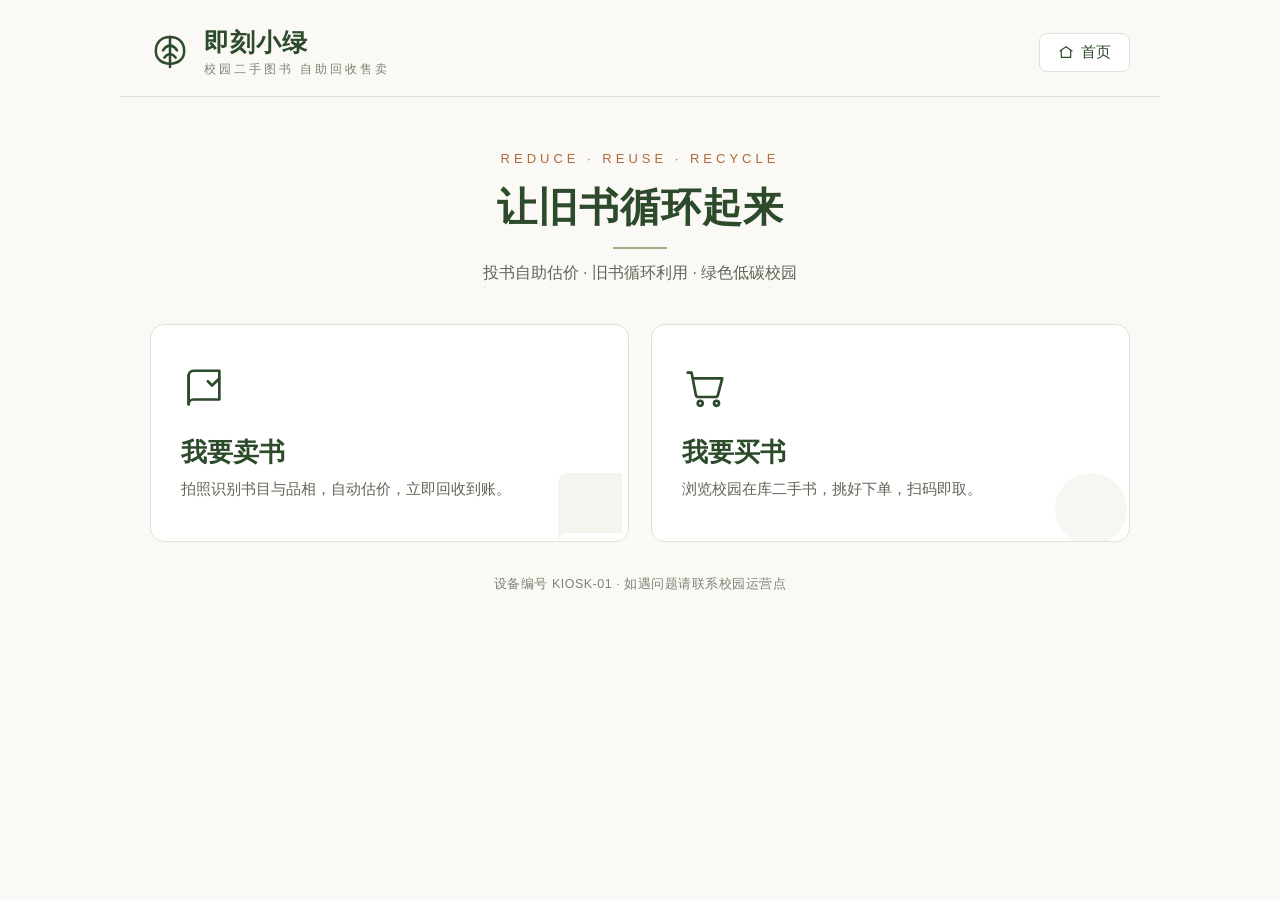
<file: backend/static/index.html>
<!DOCTYPE html>
<html lang="zh-CN">
<head>
<meta charset="UTF-8" />
<meta name="viewport" content="width=device-width, initial-scale=1.0, maximum-scale=1.0, user-scalable=no" />
<title>即刻小绿 · 二手图书自助回收售卖</title>
<style>
  /* ===== Forest Canopy 主题 ===== */
  :root {
    --forest: #2d4a2b;     /* 主深绿 */
    --forest-700: #3a5d37;
    --sage:   #7d8471;     /* 鼠尾草灰绿 */
    --olive:  #a4ac86;     /* 橄榄浅绿 */
    --olive-soft: #e8ebdf;
    --ivory:  #faf9f6;     /* 象牙白背景 */
    --paper:  #ffffff;
    --line:   #e3e1d6;     /* 描边 */
    --ink:    #26301f;     /* 正文 */
    --ink-soft:#5f6655;
    --clay:   #b06a3b;     /* 暖陶土点缀（价格/强调，少量使用） */
    --clay-soft:#f3e9e0;
    --serif:  Georgia, "Times New Roman", "Songti SC", "STSong", "SimSun", serif;
    --sans:   -apple-system, BlinkMacSystemFont, "PingFang SC", "Microsoft YaHei", "Segoe UI", sans-serif;
  }
  * { box-sizing: border-box; -webkit-tap-highlight-color: transparent; }
  html, body { margin: 0; height: 100%; }
  body {
    font-family: var(--sans);
    color: var(--ink);
    background-color: var(--ivory);
    background-image:
      radial-gradient(circle at 1px 1px, rgba(45,74,43,.04) 1px, transparent 0);
    background-size: 22px 22px;
    -webkit-font-smoothing: antialiased;
  }
  .app { max-width: 1040px; margin: 0 auto; min-height: 100vh; display: flex; flex-direction: column; }

  /* 报头 */
  header {
    display: flex; align-items: center; gap: 14px;
    padding: 26px 30px 18px;
    border-bottom: 1px solid var(--line);
  }
  .mark { width: 40px; height: 40px; color: var(--forest); flex: none; }
  .brand b { font-family: var(--serif); font-size: 25px; letter-spacing: 1px; font-weight: 700; color: var(--forest); }
  .brand span { display: block; font-size: 12px; color: var(--sage); letter-spacing: 3px; margin-top: 2px; }
  header .spacer { flex: 1; }
  .home-btn {
    border: 1px solid var(--line); background: var(--paper); color: var(--forest);
    font-family: var(--sans); font-size: 15px; padding: 9px 18px; border-radius: 8px; cursor: pointer;
    display: inline-flex; align-items: center; gap: 7px;
  }
  .home-btn:active { background: var(--olive-soft); }

  main { flex: 1; padding: 0 30px 40px; }
  .screen { display: none; }
  .screen.active { display: block; animation: rise .4s cubic-bezier(.2,.7,.3,1); }
  @keyframes rise { from { opacity: 0; transform: translateY(12px);} to {opacity:1; transform:none;} }

  /* 首页 */
  .hero { text-align: center; padding: 54px 0 40px; }
  .hero .kicker { font-size: 13px; letter-spacing: 4px; color: var(--clay); text-transform: uppercase; }
  .hero h1 { font-family: var(--serif); font-weight: 700; font-size: 40px; margin: 14px 0 12px; color: var(--forest); letter-spacing: 1px; }
  .hero .rule { width: 54px; height: 2px; background: var(--olive); margin: 0 auto 14px; }
  .hero p { color: var(--ink-soft); font-size: 16px; margin: 0; }

  .choices { display: grid; grid-template-columns: 1fr 1fr; gap: 22px; }
  .choice {
    background: var(--paper); border: 1px solid var(--line); border-radius: 14px;
    padding: 40px 30px; cursor: pointer; transition: .2s; position: relative; overflow: hidden;
  }
  .choice:active { transform: translateY(1px); }
  .choice:hover { border-color: var(--olive); box-shadow: 0 10px 28px rgba(45,74,43,.08); }
  .choice .ic { width: 46px; height: 46px; color: var(--forest); stroke-width: 1.4; }
  .choice h2 { font-family: var(--serif); font-size: 26px; margin: 20px 0 8px; color: var(--forest); }
  .choice p { color: var(--ink-soft); font-size: 14.5px; margin: 0; line-height: 1.6; }
  .choice .corner { position: absolute; right: -10px; bottom: -16px; color: var(--olive-soft); width: 96px; height: 96px; }

  .foot-note { text-align: center; color: var(--sage); font-size: 12.5px; margin-top: 34px; letter-spacing: .5px; }

  /* 区块标题 */
  .section-title { font-family: var(--serif); font-size: 22px; margin: 30px 0 18px; color: var(--forest); display:flex; align-items:center; gap:10px; }
  .section-title .ic { width: 22px; height: 22px; stroke-width: 1.6; color: var(--sage); }

  /* 卡片 / 按钮 */
  .card { background: var(--paper); border: 1px solid var(--line); border-radius: 14px; padding: 26px; margin-bottom: 18px; }
  .btn { font-family: var(--sans); border: none; border-radius: 9px; padding: 16px 24px; font-size: 17px; font-weight: 600; cursor: pointer; transition: .15s; width: 100%; display:inline-flex; align-items:center; justify-content:center; gap:8px; }
  .btn:active { transform: translateY(1px); }
  .btn-primary { background: var(--forest); color: #fff; }
  .btn-primary:hover { background: var(--forest-700); }
  .btn-ghost { background: var(--paper); color: var(--forest); border: 1px solid var(--line); }
  .btn-ghost:hover { background: var(--olive-soft); }
  .btn-row { display: grid; grid-template-columns: 1fr 1fr; gap: 12px; }
  .btn .ic { width: 19px; height: 19px; stroke-width: 1.8; }

  /* 上传 */
  .uploader { border: 1.5px dashed var(--olive); border-radius: 12px; padding: 44px 20px; text-align: center; cursor: pointer; background: var(--ivory); transition:.2s; }
  .uploader:hover { background: var(--olive-soft); }
  .uploader .ic { width: 52px; height: 52px; color: var(--sage); stroke-width: 1.3; }
  .uploader p { margin: 14px 0 4px; font-size: 17px; color: var(--forest); font-weight: 600; }
  .uploader small { color: var(--sage); }
  #previewWrap { text-align:center; }
  #preview { max-width: 100%; max-height: 320px; border-radius: 10px; border: 1px solid var(--line); }

  /* 识别结果 */
  .book-head { display:flex; gap:16px; align-items:flex-start; padding-bottom: 18px; border-bottom: 1px solid var(--line); }
  .book-head .ic { width: 40px; height: 40px; color: var(--sage); stroke-width: 1.3; flex:none; }
  .book-head .meta b { font-family: var(--serif); font-size: 23px; color: var(--forest); }
  .book-head .meta div { color: var(--ink-soft); margin-top: 5px; font-size: 14px; }
  .badge { display:inline-flex; align-items:center; padding: 5px 13px; border-radius: 6px; font-size: 14px; font-weight: 600; color:#fff; white-space:nowrap; }
  .price-box { display:flex; gap: 14px; margin: 20px 0 4px; }
  .price-main { flex:1.2; background: var(--clay-soft); border-radius: 12px; padding: 20px; }
  .price-main .num { font-family: var(--serif); font-size: 38px; font-weight: 700; color: var(--clay); }
  .price-main .lbl { color: var(--clay); font-size: 13px; margin-top:2px; }
  .price-sub { flex:1; background: var(--olive-soft); border-radius: 12px; padding: 20px; }
  .price-sub .num { font-family: var(--serif); font-size: 28px; font-weight: 700; color: var(--forest); }
  .price-sub .lbl { color: var(--forest-700); font-size: 13px; margin-top:2px; }
  .dims { margin-top: 18px; }
  .dim { margin: 12px 0; }
  .dim .top { display:flex; justify-content:space-between; font-size:13.5px; color: var(--ink-soft); }
  .bar { height: 6px; background: var(--olive-soft); border-radius: 999px; overflow:hidden; margin-top:5px; }
  .bar > i { display:block; height:100%; border-radius:999px; background: var(--sage); }
  .bar > i.warn { background: var(--clay); }
  .reason { font-size: 13px; color: var(--ink-soft); margin-top: 14px; line-height: 1.7; padding: 12px 14px; background: var(--ivory); border-radius: 8px; border-left: 3px solid var(--olive); }
  .review-banner { background: var(--clay-soft); color: #7a4a23; border-radius: 9px; padding: 13px 16px; margin-bottom: 16px; font-size: 14px; display:flex; gap:8px; align-items:flex-start; }
  .review-banner .ic { width:18px; height:18px; flex:none; margin-top:1px; }

  /* 买书网格 */
  .grid { display:grid; grid-template-columns: repeat(auto-fill, minmax(178px, 1fr)); gap: 16px; }
  .pcard { background: var(--paper); border:1px solid var(--line); border-radius: 12px; padding: 16px; cursor:pointer; transition:.15s; }
  .pcard:hover { border-color: var(--olive); box-shadow: 0 8px 22px rgba(45,74,43,.07); }
  .pcard:active { transform: translateY(1px); }
  .pcard .cover { position:relative; height: 150px; border-radius: 8px; overflow:hidden; background: var(--olive-soft); }
  .cover .cv-img { width:100%; height:100%; object-fit:cover; display:block; }
  .cover .cv-fb { width:100%; height:100%; place-items:center; color: var(--sage); }
  .cover .cv-fb .ic { width: 40px; height:40px; stroke-width:1.2; }
  .cover-lg { position:relative; width:150px; height:210px; margin:0 auto 6px; border-radius:10px; overflow:hidden; background: var(--olive-soft); box-shadow:0 8px 22px rgba(45,74,43,.12); }
  .cover-lg .cv-img { width:100%; height:100%; object-fit:cover; }
  .cover-lg .cv-fb { width:100%; height:100%; place-items:center; color: var(--sage); }

  /* 搜索 + 分类 */
  .ksearch { display:flex; gap:10px; margin: 6px 0 14px; }
  .ksearch input { flex:1; border:1px solid var(--line); border-radius:10px; padding:14px 18px; font-size:16px; background:#fff; color:var(--ink); }
  .kchips { display:flex; flex-wrap:wrap; gap:10px; margin-bottom:18px; }
  .kchip { background:#fff; border:1px solid var(--line); color:var(--ink-soft); border-radius:999px; padding:8px 18px; font-size:14px; cursor:pointer; }
  .kchip.on { background: var(--forest); color:#fff; border-color: var(--forest); }

  /* 卖家改价 */
  .kprice { background: var(--clay-soft); border-radius: 12px; padding: 18px 20px; margin: 18px 0 4px; }
  .kp-top { display:flex; justify-content:space-between; align-items:baseline; color: var(--clay); font-weight:600; }
  .kp-ai { font-size:13px; color:#9a7c66; font-weight:400; }
  .kp-step { display:flex; align-items:center; gap:12px; margin-top:12px; }
  .kp-step button { width:48px; height:48px; border:1px solid #e0cdbe; background:#fff; color:var(--clay); font-size:26px; border-radius:10px; cursor:pointer; }
  .kp-unit { font-size:24px; color:var(--clay); font-weight:700; }
  .kp-step input { flex:1; text-align:center; font-size:30px; font-weight:800; color:var(--clay); border:1px solid #e7d8cb; border-radius:10px; padding:8px; background:#fff; }
  .kp-sub { font-size:12.5px; color:var(--ink-soft); margin-top:12px; line-height:1.5; }
  .pcard b { font-family: var(--serif); display:block; margin-top:12px; font-size:16px; line-height:1.35; color: var(--forest); }
  .pcard .sub { color: var(--sage); font-size:12.5px; margin-top:3px; }
  .pcard .row { display:flex; justify-content:space-between; align-items:center; margin-top:12px; }
  .pcard .pp { font-family: var(--serif); font-size:19px; font-weight:700; color: var(--clay); }

  /* 弹层 */
  .modal { position:fixed; inset:0; background:rgba(38,48,31,.45); display:none; place-items:center; padding:20px; z-index:50; }
  .modal.active { display:grid; }
  .modal .box { background:var(--paper); border-radius:16px; padding:30px; max-width:400px; width:100%; text-align:center; animation:rise .3s ease; }

  /* 状态 */
  .spinner { width:46px; height:46px; border:4px solid var(--olive-soft); border-top-color: var(--forest); border-radius:50%; animation: spin 1s linear infinite; margin: 18px auto; }
  @keyframes spin { to { transform: rotate(360deg);} }
  .center { text-align:center; padding: 26px 10px; }
  .center .ic-lg { width: 60px; height:60px; color: var(--sage); stroke-width:1.3; margin-bottom: 6px; }
  .center h2 { font-family: var(--serif); color: var(--forest); margin: 8px 0; }
  .empty { text-align:center; color:var(--sage); padding:54px 0; }
  .empty .ic-lg { width:54px; height:54px; stroke-width:1.2; margin-bottom:10px; }
  .err { color: var(--clay); font-size:14px; text-align:center; margin-top:10px; }
</style>
</head>
<body>
<div class="app">
  <header>
    <!-- 叶脉书页 brand mark -->
    <svg class="mark" viewBox="0 0 24 24" fill="none" stroke="currentColor" stroke-width="1.5" stroke-linecap="round" stroke-linejoin="round">
      <path d="M12 21c0-7 0-11 0-18"/>
      <path d="M12 3C7 3 3.5 6 3.5 11.5 3.5 16 7 19 12 19"/>
      <path d="M12 3c5 0 8.5 3 8.5 8.5 0 4.5-3.5 7.5-8.5 7.5"/>
      <path d="M12 8c-2 .5-3.4 1.6-4.2 3M12 8c2 .5 3.4 1.6 4.2 3M12 13c-1.6.4-2.7 1.2-3.4 2.4M12 13c1.6.4 2.7 1.2 3.4 2.4"/>
    </svg>
    <div class="brand"><b>即刻小绿</b><span>校园二手图书 自助回收售卖</span></div>
    <div class="spacer"></div>
    <button class="home-btn" onclick="go('home')">
      <svg class="ic" style="width:16px;height:16px" viewBox="0 0 24 24" fill="none" stroke="currentColor" stroke-width="1.8" stroke-linecap="round" stroke-linejoin="round"><path d="M3 10.5 12 4l9 6.5"/><path d="M5 9.5V20h14V9.5"/></svg>
      首页
    </button>
  </header>

  <main>
    <!-- 首页 -->
    <section id="home" class="screen active">
      <div class="hero">
        <div class="kicker">Reduce · Reuse · Recycle</div>
        <h1>让旧书循环起来</h1>
        <div class="rule"></div>
        <p>投书自助估价 · 旧书循环利用 · 绿色低碳校园</p>
      </div>
      <div class="choices">
        <div class="choice sell" onclick="go('sell')">
          <svg class="ic" viewBox="0 0 24 24" fill="none" stroke="currentColor" stroke-linecap="round" stroke-linejoin="round"><path d="M4 5.5A2.5 2.5 0 0 1 6.5 3H20v15H6.5A2.5 2.5 0 0 0 4 20.5z"/><path d="M4 5.5V20.5"/><path d="M14 8.5l2.2 2.2L20 7"/></svg>
          <h2>我要卖书</h2>
          <p>拍照识别书目与品相，自动估价，立即回收到账。</p>
          <svg class="corner" viewBox="0 0 24 24" fill="currentColor"><path d="M4 5.5A2.5 2.5 0 0 1 6.5 3H20v15H6.5A2.5 2.5 0 0 0 4 20.5z" opacity=".5"/></svg>
        </div>
        <div class="choice buy" onclick="openBuy()">
          <svg class="ic" viewBox="0 0 24 24" fill="none" stroke="currentColor" stroke-linecap="round" stroke-linejoin="round"><path d="M3 4h2l2.2 11.5a1.5 1.5 0 0 0 1.5 1.2h8.6a1.5 1.5 0 0 0 1.5-1.2L21 7H6"/><circle cx="9.5" cy="20" r="1.3"/><circle cx="18" cy="20" r="1.3"/></svg>
          <h2>我要买书</h2>
          <p>浏览校园在库二手书，挑好下单，扫码即取。</p>
          <svg class="corner" viewBox="0 0 24 24" fill="currentColor"><circle cx="12" cy="12" r="9" opacity=".4"/></svg>
        </div>
      </div>
      <div class="foot-note">设备编号 <span id="machineLabel">KIOSK-01</span> · 如遇问题请联系校园运营点</div>
    </section>

    <!-- 卖书 -->
    <section id="sell" class="screen">
      <div class="section-title">
        <svg class="ic" viewBox="0 0 24 24" fill="none" stroke="currentColor" stroke-linecap="round" stroke-linejoin="round"><path d="M3 7.5A1.5 1.5 0 0 1 4.5 6h2L8 4h8l1.5 2h2A1.5 1.5 0 0 1 21 7.5V18a1.5 1.5 0 0 1-1.5 1.5h-15A1.5 1.5 0 0 1 3 18z"/><circle cx="12" cy="12.5" r="3.2"/></svg>
        第一步 · 拍下书籍封面
      </div>
      <div class="card" id="sellUpload">
        <label class="uploader" for="fileInput">
          <svg class="ic" viewBox="0 0 24 24" fill="none" stroke="currentColor" stroke-linecap="round" stroke-linejoin="round"><path d="M3 7.5A1.5 1.5 0 0 1 4.5 6h2L8 4h8l1.5 2h2A1.5 1.5 0 0 1 21 7.5V18a1.5 1.5 0 0 1-1.5 1.5h-15A1.5 1.5 0 0 1 3 18z"/><circle cx="12" cy="12.5" r="3.4"/></svg>
          <p>点击拍照 / 选择图片</p>
          <small>对准封面，有 ISBN 条码识别更准</small>
        </label>
        <input id="fileInput" type="file" accept="image/*" capture="environment" hidden onchange="onPick(event)" />
        <div id="previewWrap" style="display:none; margin-top:18px;">
          <img id="preview" alt="预览" />
          <div class="btn-row" style="margin-top:16px;">
            <button class="btn btn-ghost" onclick="resetSell()">重拍</button>
            <button class="btn btn-primary" id="appraiseBtn" onclick="appraise()">开始识别估价</button>
          </div>
        </div>
      </div>

      <div class="card" id="sellLoading" style="display:none;">
        <div class="center"><div class="spinner"></div><p style="color:var(--ink-soft)">正在识别书目、评估品相、计算回收价…</p></div>
      </div>

      <div class="card" id="sellResult" style="display:none;"></div>
    </section>

    <!-- 买书 -->
    <section id="buy" class="screen">
      <div class="section-title">
        <svg class="ic" viewBox="0 0 24 24" fill="none" stroke="currentColor" stroke-linecap="round" stroke-linejoin="round"><path d="M3 4h2l2.2 11.5a1.5 1.5 0 0 0 1.5 1.2h8.6a1.5 1.5 0 0 0 1.5-1.2L21 7H6"/><circle cx="9.5" cy="20" r="1.3"/><circle cx="18" cy="20" r="1.3"/></svg>
        在库二手书
      </div>
      <div class="ksearch">
        <input id="kq" placeholder="搜书名 / 作者 / ISBN" oninput="onKq()" onkeydown="if(event.key==='Enter')openBuy()" />
        <button class="btn btn-primary" style="width:auto;padding:12px 22px" onclick="openBuy()">搜索</button>
      </div>
      <div id="kchips" class="kchips"></div>
      <div id="buyLoading" class="center" style="display:none;"><div class="spinner"></div><p style="color:var(--ink-soft)">加载库存中…</p></div>
      <div id="grid" class="grid"></div>
      <div id="buyEmpty" class="empty" style="display:none;">
        <svg class="ic-lg" viewBox="0 0 24 24" fill="none" stroke="currentColor" stroke-linecap="round" stroke-linejoin="round"><path d="M4 7.5 12 4l8 3.5v9L12 20l-8-3.5z"/><path d="M4 7.5 12 11l8-3.5M12 11v9"/></svg>
        <div>当前暂无在库书籍，先去卖几本吧</div>
      </div>
    </section>
  </main>
</div>

<div class="modal" id="buyModal"><div class="box" id="buyModalBody"></div></div>

<script>
const API = "";
const MACHINE_ID = "KIOSK-01";
document.getElementById("machineLabel").textContent = MACHINE_ID;

let pickedFile = null, lastRecordId = null;

const ICON = {
  book:  '<svg class="ic" viewBox="0 0 24 24" fill="none" stroke="currentColor" stroke-width="1.4" stroke-linecap="round" stroke-linejoin="round"><path d="M4 5.5A2.5 2.5 0 0 1 6.5 3H20v15H6.5A2.5 2.5 0 0 0 4 20.5z"/><path d="M4 5.5V20.5"/></svg>',
  check: '<svg class="ic-lg" viewBox="0 0 24 24" fill="none" stroke="currentColor" stroke-width="1.6" stroke-linecap="round" stroke-linejoin="round"><circle cx="12" cy="12" r="9"/><path d="M8 12.5l2.5 2.5L16 9.5"/></svg>',
  alert: '<svg class="ic" viewBox="0 0 24 24" fill="none" stroke="currentColor" stroke-width="1.6" stroke-linecap="round" stroke-linejoin="round"><path d="M12 3 2 20h20z"/><path d="M12 9v5M12 17h.01"/></svg>',
  search:'<svg class="ic-lg" viewBox="0 0 24 24" fill="none" stroke="currentColor" stroke-width="1.4" stroke-linecap="round" stroke-linejoin="round"><circle cx="11" cy="11" r="7"/><path d="m20 20-3.2-3.2"/></svg>',
};

const CONDITION = {
  like_new:   { label: "近全新", color: "#3a5d37" },
  good:       { label: "良好",   color: "#5a7a4e" },
  acceptable: { label: "可接受", color: "#b06a3b" },
  damaged:    { label: "破损",   color: "#9a4b2e" },
  reject:     { label: "建议拒收", color: "#7d8471" },
};
const cond = (k) => CONDITION[k] || { label: k || "未知", color: "#7d8471" };
const yuan = (n) => "¥" + Number(n || 0).toFixed(2);

function go(id) {
  document.querySelectorAll(".screen").forEach(s => s.classList.remove("active"));
  document.getElementById(id).classList.add("active");
  window.scrollTo(0, 0);
}

/* ---------- 卖书 ---------- */
function onPick(e) {
  const f = e.target.files[0]; if (!f) return;
  pickedFile = f;
  document.getElementById("preview").src = URL.createObjectURL(f);
  document.getElementById("previewWrap").style.display = "block";
}
function resetSell() {
  pickedFile = null;
  document.getElementById("fileInput").value = "";
  document.getElementById("previewWrap").style.display = "none";
  document.getElementById("sellUpload").style.display = "block";
  document.getElementById("sellResult").style.display = "none";
}
async function appraise() {
  if (!pickedFile) return;
  document.getElementById("sellUpload").style.display = "none";
  document.getElementById("sellResult").style.display = "none";
  document.getElementById("sellLoading").style.display = "block";
  try {
    const fd = new FormData(); fd.append("file", pickedFile);
    const r = await fetch(API + "/appraise", { method: "POST", body: fd });
    if (!r.ok) throw new Error((await r.json().catch(()=>({}))).detail || ("HTTP " + r.status));
    renderResult(await r.json());
  } catch (err) {
    document.getElementById("sellResult").innerHTML =
      `<div class="center"><div style="color:var(--clay)">${ICON.alert}</div><p>识别失败：${err.message}</p>
       <button class="btn btn-ghost" onclick="resetSell()">重试</button></div>`;
    document.getElementById("sellResult").style.display = "block";
  } finally {
    document.getElementById("sellLoading").style.display = "none";
  }
}
function renderResult(data) {
  const rec = data.recognize || {}, c = data.condition || {}, p = data.price;
  lastRecordId = data.record_id;
  const cl = cond(c.condition_level);

  if (!rec.matched) {
    document.getElementById("sellResult").innerHTML = `
      <div class="center"><div>${ICON.search}</div>
      <h2>未匹配到书目</h2>
      <p style="color:var(--ink-soft)">可能是库里还没有该书或封面不清晰，已转人工复核</p>
      <div class="btn-row" style="margin-top:18px;">
        <button class="btn btn-ghost" onclick="resetSell()">重拍</button>
        <button class="btn btn-primary" onclick="go('home')">返回首页</button>
      </div></div>`;
    document.getElementById("sellResult").style.display = "block"; return;
  }

  const b = rec.book || {};
  const dims = (c.dimensions || []).map(d => {
    const pct = Math.round((d.score||0)*100);
    return `<div class="dim"><div class="top"><span>${d.name}</span><span>${pct}%</span></div>
      <div class="bar"><i class="${pct>=55?'warn':''}" style="width:${pct}%"></i></div>
      ${d.evidence ? `<small style="color:var(--sage)">${d.evidence}</small>` : ""}</div>`;
  }).join("");

  const reviewBanner = data.review_task_id
    ? `<div class="review-banner">${ICON.alert}<span>本次评估置信度较低，已转人工复核，最终价格以复核为准。</span></div>` : "";

  const priceBox = p ? `
    <div class="kprice">
      <div class="kp-top"><span>回收价 · 给你</span><span class="kp-ai">AI 估价 ${yuan(p.recycle_price)}</span></div>
      <div class="kp-step">
        <button onclick="stepPrice(-1)">−</button>
        <span class="kp-unit">¥</span><input id="kioskPrice" type="number" step="0.01" value="${Number(p.recycle_price).toFixed(2)}"/>
        <button onclick="stepPrice(1)">＋</button>
      </div>
      <div class="kp-sub">预计上架售价 ${yuan(p.sale_price)} · 可手动调整，高于 AI 估价将转人工复核</div>
    </div>
    ${p.reason ? `<div class="reason">${p.reason}</div>` : ""}`
    : `<div class="review-banner">${ICON.alert}<span>${(data.admission && !data.admission.accepted) ? data.admission.reason : "该书被判定为「" + cl.label + "」，暂不回收。"}</span></div>`;

  const actions = (p && !c.rejected) ? `
    <input id="kioskPhone" type="tel" inputmode="numeric" placeholder="手机号 · 回收款到账此账户（扫码登录后可同步到小程序）"
      style="width:100%;margin-top:16px;border:1px solid var(--line);border-radius:10px;padding:14px 16px;font-size:15px"/>
    <div class="btn-row" style="margin-top:12px;">
      <button class="btn btn-ghost" onclick="resetSell()">重拍</button>
      <button class="btn btn-primary" onclick="confirmRecycle()">确认回收</button>
    </div>`
    : `<button class="btn btn-ghost" style="margin-top:16px" onclick="resetSell()">换一本</button>`;

  document.getElementById("sellResult").innerHTML = `
    ${reviewBanner}
    <div class="book-head">
      ${ICON.book}
      <div class="meta" style="flex:1">
        <b>${b.title || "未知书名"}</b>
        <div>${b.author || ""}${b.publisher ? " · " + b.publisher : ""}</div>
        <div>识别方式 ${rec.method} · 置信度 ${Math.round((rec.confidence||0)*100)}%</div>
      </div>
      <span class="badge" style="background:${cl.color}">${cl.label}</span>
    </div>
    ${priceBox}
    ${c.summary ? `<div class="reason">品相说明：${c.summary}</div>` : ""}
    <div class="dims">${dims}</div>
    ${actions}`;
  document.getElementById("sellResult").style.display = "block";
}
function stepPrice(d) {
  const el = document.getElementById("kioskPrice");
  if (!el) return;
  el.value = Math.max(0, (parseFloat(el.value) || 0) + d).toFixed(2);
}
async function confirmRecycle() {
  if (!lastRecordId) return;
  const el = document.getElementById("kioskPrice");
  const sp = el ? parseFloat(el.value) : NaN;
  const phoneEl = document.getElementById("kioskPhone");
  const phone = phoneEl ? phoneEl.value.trim() : "";
  try {
    const r = await fetch(API + "/inventory/intake", {
      method: "POST", headers: {"Content-Type":"application/json"},
      body: JSON.stringify({ record_id: lastRecordId, machine_id: MACHINE_ID, seller_phone: phone, seller_price: isNaN(sp) ? null : sp })
    });
    if (!r.ok) throw new Error((await r.json().catch(()=>({}))).detail || ("HTTP " + r.status));
    document.getElementById("sellResult").innerHTML = `
      <div class="center"><div style="color:var(--forest)">${ICON.check}</div>
      <h2>回收成功</h2>
      <p style="color:var(--ink-soft)">${phone ? "回收款已转入手机号 " + phone + " 的账户。" : "未填手机号，本次回收款暂未入账。"}请将书放入投书口。</p>
      <p style="color:var(--sage);font-size:13px">感谢你为绿色校园出一份力</p>
      <button class="btn btn-primary" style="margin-top:14px" onclick="resetSell(); go('home')">完成</button></div>`;
  } catch (err) { alert("入库失败：" + err.message); }
}

/* ---------- 买书 ---------- */
let kQuery = "", kCategory = "";
function coverUrlOf(it) {
  return it.cover_url || (it.isbn ? `https://covers.openlibrary.org/b/isbn/${it.isbn}-L.jpg?default=false` : "");
}
function coverCell(it, cls) {
  const url = coverUrlOf(it);
  return `<div class="${cls}">
    ${url ? `<img class="cv-img" src="${url}" onerror="this.style.display='none';this.nextElementSibling.style.display='grid'"/>` : ""}
    <div class="cv-fb" style="${url ? 'display:none' : 'display:grid'}">${ICON.book}</div>
  </div>`;
}
function onKq() { kQuery = document.getElementById("kq").value; }
async function loadKchips() {
  try {
    const cats = await (await fetch(API + "/inventory/categories?machine_id=" + encodeURIComponent(MACHINE_ID))).json();
    const all = `<span class="kchip ${kCategory===''?'on':''}" onclick="pickCat('')">全部</span>`;
    document.getElementById("kchips").innerHTML = all + (cats||[]).map(c =>
      `<span class="kchip ${kCategory===c?'on':''}" onclick="pickCat('${c}')">${c}</span>`).join("");
  } catch (e) {}
}
function pickCat(c) { kCategory = (kCategory === c ? "" : c); openBuy(); }
async function openBuy() {
  go('buy');
  loadKchips();
  document.getElementById("grid").innerHTML = "";
  document.getElementById("buyEmpty").style.display = "none";
  document.getElementById("buyLoading").style.display = "block";
  try {
    let url = "/inventory?status=in_stock&machine_id=" + encodeURIComponent(MACHINE_ID);
    if (kQuery) url += "&q=" + encodeURIComponent(kQuery);
    if (kCategory) url += "&category=" + encodeURIComponent(kCategory);
    renderGrid(await (await fetch(API + url)).json());
  } catch (err) {
    document.getElementById("grid").innerHTML = `<div class="err">加载失败：${err.message}</div>`;
  } finally { document.getElementById("buyLoading").style.display = "none"; }
}
function renderGrid(items) {
  if (!items || !items.length) {
    document.getElementById("buyEmpty").style.display = "block";
    document.getElementById("buyEmpty").querySelector("div").textContent =
      (kQuery || kCategory) ? "没有匹配的书，换个关键词或分类" : "当前暂无在库书籍，先去卖几本吧";
    return;
  }
  document.getElementById("buyEmpty").style.display = "none";
  document.getElementById("grid").innerHTML = items.map(it => {
    const cl = cond(it.condition_level);
    return `<div class="pcard" onclick='openBuyModal(${JSON.stringify(it).replace(/'/g,"&#39;")})'>
      ${coverCell(it, "cover")}
      <b>${it.title || "二手书"}</b>
      <div class="sub">${it.category || it.isbn || ""}</div>
      <div class="row"><span class="badge" style="background:${cl.color};font-size:12px;padding:3px 10px">${cl.label}</span>
      <span class="pp">${yuan(it.sale_price)}</span></div>
    </div>`;
  }).join("");
}
function openBuyModal(it) {
  const cl = cond(it.condition_level);
  document.getElementById("buyModalBody").innerHTML = `
    ${coverCell(it, "cover-lg")}
    <h2 style="margin:10px 0">${it.title || "二手书"}</h2>
    <span class="badge" style="background:${cl.color}">${cl.label}</span>
    <div class="price-main" style="margin:18px 0;text-align:center"><div class="num">${yuan(it.sale_price)}</div><div class="lbl">售价</div></div>
    <button class="btn btn-primary" onclick='pay(${JSON.stringify(it).replace(/'/g,"&#39;")})'>微信支付 ${yuan(it.sale_price)}</button>
    <button class="btn btn-ghost" style="margin-top:10px" onclick="closeModal()">取消</button>
    <div style="color:var(--sage);font-size:12px;margin-top:12px">微信支付为占位，Phase 1 接入真实支付</div>`;
  document.getElementById("buyModal").classList.add("active");
}
function closeModal(){ document.getElementById("buyModal").classList.remove("active"); }
async function pay(it) {
  document.getElementById("buyModalBody").innerHTML = `<div class="spinner"></div><p style="color:var(--ink-soft)">正在下单并支付…</p>`;
  try {
    // 1) 下单（锁库存）
    const c = await fetch(API + "/orders", {
      method: "POST", headers: {"Content-Type":"application/json"},
      body: JSON.stringify({ inventory_id: it.id, machine_id: MACHINE_ID, buyer_openid: "" })
    });
    if (!c.ok) throw new Error((await c.json().catch(()=>({}))).detail || ("HTTP " + c.status));
    const order = await c.json();
    // 2) 支付（开发期为模拟支付，成功后自动出货完成）
    const p = await fetch(API + "/orders/pay", {
      method: "POST", headers: {"Content-Type":"application/json"},
      body: JSON.stringify({ order_id: order.id })
    });
    if (!p.ok) throw new Error((await p.json().catch(()=>({}))).detail || ("HTTP " + p.status));
    const res = await p.json();
    const orderNo = (res.order && res.order.order_no) || "";
    document.getElementById("buyModalBody").innerHTML = `
      <div style="color:var(--forest)">${ICON.check}</div>
      <h2>购买成功</h2>
      <p style="color:var(--ink-soft)">请到取书口领取你的书</p>
      <p style="color:var(--sage);font-size:13px">订单号 ${orderNo}</p>
      <button class="btn btn-primary" style="margin-top:14px" onclick="closeModal(); openBuy()">继续逛逛</button>`;
  } catch (err) {
    document.getElementById("buyModalBody").innerHTML =
      `<div style="color:var(--clay)">${ICON.alert}</div><p>支付失败：${err.message}</p>
       <button class="btn btn-ghost" onclick="closeModal()">关闭</button>`;
  }
}
</script>
</body>
</html>
</file>
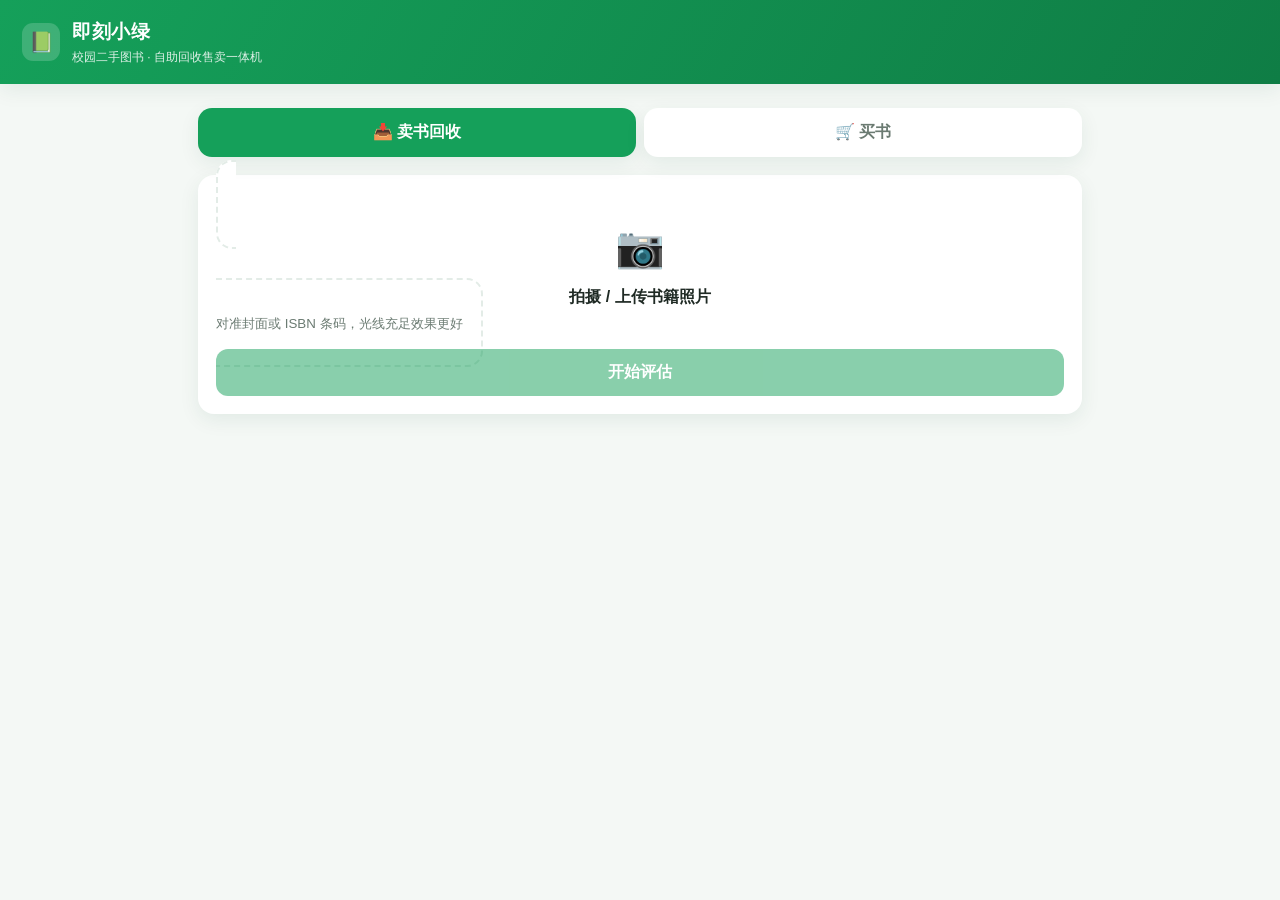
<file: backend/app/static/index.html>
<!DOCTYPE html>
<html lang="zh-CN">
<head>
<meta charset="UTF-8" />
<meta name="viewport" content="width=device-width, initial-scale=1.0" />
<title>即刻小绿 · 二手书自助回收售卖</title>
<style>
  :root{
    --green:#15a05a; --green-d:#0f7d45; --green-l:#e7f6ee;
    --ink:#1f2a24; --muted:#6b7b72; --line:#e3ece7; --bg:#f4f8f5;
    --warn:#d98324; --bad:#d65745; --card:#ffffff;
    --shadow:0 6px 20px rgba(16,80,45,.08);
  }
  *{box-sizing:border-box}
  body{margin:0;font-family:-apple-system,"PingFang SC","Microsoft YaHei",Segoe UI,Roboto,sans-serif;
    background:var(--bg);color:var(--ink);line-height:1.5}
  header{background:linear-gradient(120deg,var(--green),var(--green-d));color:#fff;padding:18px 22px;
    display:flex;align-items:center;gap:12px;box-shadow:var(--shadow)}
  header .logo{width:38px;height:38px;border-radius:11px;background:rgba(255,255,255,.18);
    display:grid;place-items:center;font-size:20px}
  header h1{font-size:19px;margin:0;font-weight:700;letter-spacing:.5px}
  header .sub{font-size:12px;opacity:.85;margin-top:1px}
  .wrap{max-width:920px;margin:0 auto;padding:18px}
  .tabs{display:flex;gap:8px;margin:6px 0 18px}
  .tab{flex:1;padding:14px;border:none;border-radius:14px;background:#fff;color:var(--muted);
    font-size:16px;font-weight:600;cursor:pointer;box-shadow:var(--shadow);transition:.15s}
  .tab.active{background:var(--green);color:#fff}
  .panel{display:none}.panel.active{display:block}
  .card{background:var(--card);border-radius:16px;box-shadow:var(--shadow);padding:18px;margin-bottom:16px}
  .drop{border:2px dashed var(--line);border-radius:16px;padding:34px 18px;text-align:center;
    background:#fff;cursor:pointer;transition:.15s}
  .drop:hover{border-color:var(--green);background:var(--green-l)}
  .drop .big{font-size:40px}
  .drop p{margin:8px 0 2px;font-weight:600}
  .drop small{color:var(--muted)}
  #preview{max-width:100%;max-height:260px;border-radius:12px;margin-top:12px;display:none}
  .btn{display:inline-flex;align-items:center;justify-content:center;gap:8px;border:none;cursor:pointer;
    padding:13px 20px;border-radius:12px;font-size:16px;font-weight:600;background:var(--green);color:#fff;
    width:100%;margin-top:14px;transition:.15s}
  .btn:hover{background:var(--green-d)} .btn:disabled{opacity:.5;cursor:not-allowed}
  .btn.ghost{background:#fff;color:var(--green);border:1.5px solid var(--green)}
  .hidden{display:none}
  .row{display:flex;justify-content:space-between;align-items:baseline;gap:10px}
  .muted{color:var(--muted)}.small{font-size:13px}
  .badge{display:inline-block;padding:3px 11px;border-radius:999px;font-size:13px;font-weight:600}
  .b-new{background:#dff3e6;color:#127a42}.b-good{background:#e3f0ff;color:#1c64c4}
  .b-acc{background:#fff1dd;color:#b9701b}.b-dmg{background:#ffe3de;color:#c0392b}
  .b-rej{background:#3a3a3a;color:#fff}
  .price{font-size:38px;font-weight:800;color:var(--green-d)}
  .price small{font-size:15px;font-weight:600;color:var(--muted)}
  .dim{margin:10px 0}
  .dim .row{margin-bottom:4px}
  .bar{height:9px;border-radius:6px;background:#eef3f0;overflow:hidden}
  .bar > i{display:block;height:100%;border-radius:6px;background:var(--green)}
  .bar.mid > i{background:var(--warn)}.bar.high > i{background:var(--bad)}
  .notice{padding:11px 14px;border-radius:11px;font-size:14px;margin-top:12px}
  .notice.warn{background:#fff6e9;color:#a35d12;border:1px solid #f3d9b0}
  .notice.err{background:#ffeceA;color:#b23b2b;border:1px solid #f3c0b8}
  details{margin-top:10px}summary{cursor:pointer;color:var(--muted);font-size:14px}
  .grid{display:grid;grid-template-columns:repeat(auto-fill,minmax(210px,1fr));gap:14px}
  .book{background:#fff;border-radius:14px;box-shadow:var(--shadow);overflow:hidden;display:flex;flex-direction:column}
  .book .cover{height:120px;background:linear-gradient(135deg,#e7f6ee,#d2ead9);display:grid;place-items:center;font-size:34px}
  .book .body{padding:12px;flex:1;display:flex;flex-direction:column;gap:6px}
  .book .t{font-weight:700;font-size:15px;line-height:1.3}
  .spin{display:inline-block;width:18px;height:18px;border:3px solid rgba(255,255,255,.5);
    border-top-color:#fff;border-radius:50%;animation:sp .7s linear infinite;vertical-align:-3px}
  @keyframes sp{to{transform:rotate(360deg)}}
  .empty{text-align:center;color:var(--muted);padding:30px}
</style>
</head>
<body>
<header>
  <div class="logo">📗</div>
  <div>
    <h1>即刻小绿</h1>
    <div class="sub">校园二手图书 · 自助回收售卖一体机</div>
  </div>
</header>

<div class="wrap">
  <div class="tabs">
    <button class="tab active" data-tab="recycle">📥 卖书回收</button>
    <button class="tab" data-tab="buy">🛒 买书</button>
  </div>

  <!-- 回收 -->
  <section class="panel active" id="recycle">
    <div class="card">
      <label class="drop" id="drop">
        <div class="big">📷</div>
        <p>拍摄 / 上传书籍照片</p>
        <small>对准封面或 ISBN 条码，光线充足效果更好</small>
        <input type="file" id="file" accept="image/*" capture="environment" class="hidden" />
        <img id="preview" alt="预览" />
      </label>
      <button class="btn" id="appraiseBtn" disabled>开始评估</button>
    </div>

    <div id="result"></div>
  </section>

  <!-- 买书 -->
  <section class="panel" id="buy">
    <div class="card">
      <div class="row">
        <strong>在库书目</strong>
        <button class="btn ghost" style="width:auto;margin:0;padding:8px 14px" id="reloadBtn">刷新</button>
      </div>
    </div>
    <div id="stock" class="grid"></div>
  </section>
</div>

<script>
const API = "";
const MACHINE = "KIOSK-001";
const $ = s => document.querySelector(s);

// ---- tabs ----
document.querySelectorAll(".tab").forEach(t=>t.onclick=()=>{
  document.querySelectorAll(".tab").forEach(x=>x.classList.remove("active"));
  document.querySelectorAll(".panel").forEach(x=>x.classList.remove("active"));
  t.classList.add("active"); $("#"+t.dataset.tab).classList.add("active");
  if(t.dataset.tab==="buy") loadStock();
});

// ---- 回收：选图 ----
let chosen=null;
$("#file").onchange=e=>{
  chosen=e.target.files[0]; if(!chosen)return;
  const img=$("#preview"); img.src=URL.createObjectURL(chosen); img.style.display="block";
  $("#appraiseBtn").disabled=false;
};

const LEVEL={like_new:["近全新","b-new"],good:["良好","b-good"],acceptable:["可接受","b-acc"],
  damaged:["破损","b-dmg"],reject:["建议拒收","b-rej"]};
const badge=l=>{const[t,c]=LEVEL[l]||[l,"b-good"];return `<span class="badge ${c}">${t}</span>`};
const esc=s=>(s||"").replace(/[<>&]/g,c=>({"<":"&lt;",">":"&gt;","&":"&amp;"}[c]));

// ---- 评估 ----
$("#appraiseBtn").onclick=async()=>{
  if(!chosen)return;
  const btn=$("#appraiseBtn"); btn.disabled=true; btn.innerHTML='<span class="spin"></span> 评估中…';
  $("#result").innerHTML="";
  try{
    const fd=new FormData(); fd.append("file",chosen);
    const r=await fetch(API+"/appraise",{method:"POST",body:fd});
    const data=await r.json();
    if(!r.ok){ renderError(data.detail||("请求失败 "+r.status)); return; }
    renderResult(data);
  }catch(e){ renderError("网络错误："+e.message); }
  finally{ btn.disabled=false; btn.textContent="开始评估"; }
};

function renderError(msg){
  $("#result").innerHTML=`<div class="card"><div class="notice err">⚠️ ${esc(msg)}</div></div>`;
}

function renderResult(d){
  const rec=d.recognize||{}, c=d.condition||{}, p=d.price;
  let html='<div class="card">';

  // 书目
  if(rec.matched && rec.book){
    const b=rec.book;
    html+=`<div class="row"><strong style="font-size:18px">${esc(b.title)}</strong>${badge(c.condition_level)}</div>
      <div class="muted small">${esc(b.author||"")} ${b.publisher?("· "+esc(b.publisher)):""}</div>
      <div class="muted small">识别方式：${esc(rec.method)} · 置信度 ${(rec.confidence*100|0)}%</div>`;
  }else{
    html+=`<div class="row"><strong style="font-size:18px">未匹配到书目</strong>${badge(c.condition_level)}</div>
      <div class="muted small">已转人工复核，可补录书目信息</div>`;
  }

  // 品相维度
  if(c.dimensions && c.dimensions.length){
    html+='<div style="margin-top:14px"><strong>品相评估</strong>';
    if(c.summary) html+=`<div class="muted small" style="margin:4px 0 8px">${esc(c.summary)}</div>`;
    c.dimensions.forEach(dim=>{
      const pct=Math.round((dim.score||0)*100);
      const cls=dim.score>=0.66?"high":dim.score>=0.33?"mid":"";
      html+=`<div class="dim"><div class="row small"><span>${esc(dim.name)}</span>
        <span class="muted">${esc(dim.evidence||"")}</span></div>
        <div class="bar ${cls}"><i style="width:${pct}%"></i></div></div>`;
    });
    html+=`<div class="muted small" style="margin-top:6px">完整度 ${(c.completeness*100|0)}% · 评估置信度 ${(c.confidence*100|0)}%</div></div>`;
  }

  // 价格
  if(p && !c.rejected){
    html+=`<div style="margin-top:16px"><div class="muted small">建议回收价（给您）</div>
      <div class="price">¥${p.recycle_price.toFixed(2)} <small>· 上架售价 ¥${p.sale_price.toFixed(2)}</small></div>
      <details><summary>查看定价依据</summary><div class="muted small" style="margin-top:6px">${esc(p.reason)}</div></details></div>`;
  }

  // 提示
  if(c.rejected) html+=`<div class="notice err">该书建议拒收：${esc(c.reject_reason||"品相不达标")}</div>`;
  else if(d.review_task_id) html+=`<div class="notice warn">⏳ 置信度较低，已加入人工复核队列（任务 #${d.review_task_id}）</div>`;

  html+='</div>';

  // 确认回收
  if(p && !c.rejected){
    html+=`<div class="card"><button class="btn" id="intakeBtn" data-rec="${d.record_id}">✅ 确认回收入库（¥${p.recycle_price.toFixed(2)}）</button></div>`;
  }
  $("#result").innerHTML=html;

  const ib=$("#intakeBtn");
  if(ib) ib.onclick=()=>intake(ib);
}

async function intake(btn){
  btn.disabled=true; btn.innerHTML='<span class="spin"></span> 入库中…';
  try{
    const body={record_id:Number(btn.dataset.rec),machine_id:MACHINE,
      slot_code:"S"+Math.floor(Math.random()*900+100)};
    const r=await fetch(API+"/inventory/intake",{method:"POST",
      headers:{"Content-Type":"application/json"},body:JSON.stringify(body)});
    const data=await r.json();
    if(!r.ok) throw new Error(data.detail||"入库失败");
    btn.textContent="✅ 已入库，款项将到账";
  }catch(e){ btn.disabled=false; btn.textContent="重试入库"; alert(e.message); }
}

// ---- 买书 ----
async function loadStock(){
  const box=$("#stock"); box.innerHTML='<div class="empty">加载中…</div>';
  try{
    const r=await fetch(API+"/inventory?status=in_stock");
    const list=await r.json();
    if(!Array.isArray(list)||!list.length){ box.innerHTML='<div class="empty">暂无在库书目，先去回收几本吧 📥</div>'; return; }
    box.innerHTML=list.map(it=>`<div class="book">
      <div class="cover">📘</div>
      <div class="body">
        <div class="t">${esc(it.title||"未知书目")}</div>
        <div>${badge(it.condition_level)}</div>
        <div class="price" style="font-size:22px">¥${(it.sale_price||0).toFixed(2)}</div>
        <button class="btn" style="margin-top:auto" data-id="${it.id}">购买并取书</button>
      </div></div>`).join("");
    box.querySelectorAll("button[data-id]").forEach(b=>b.onclick=()=>buy(b));
  }catch(e){ box.innerHTML='<div class="empty">加载失败：'+esc(e.message)+'</div>'; }
}
$("#reloadBtn").onclick=loadStock;

async function buy(btn){
  btn.disabled=true; btn.innerHTML='<span class="spin"></span> 出货中…';
  try{
    const r=await fetch(API+"/inventory/dispense?mechanism=simulated",{method:"POST",
      headers:{"Content-Type":"application/json"},
      body:JSON.stringify({inventory_id:Number(btn.dataset.id),machine_id:MACHINE})});
    const data=await r.json();
    if(!r.ok) throw new Error(data.detail||"出货失败");
    btn.textContent="✅ "+(data.message||"已出货，请取书");
    setTimeout(loadStock,1200);
  }catch(e){ btn.disabled=false; btn.textContent="重试"; alert(e.message); }
}
</script>
</body>
</html>
</file>
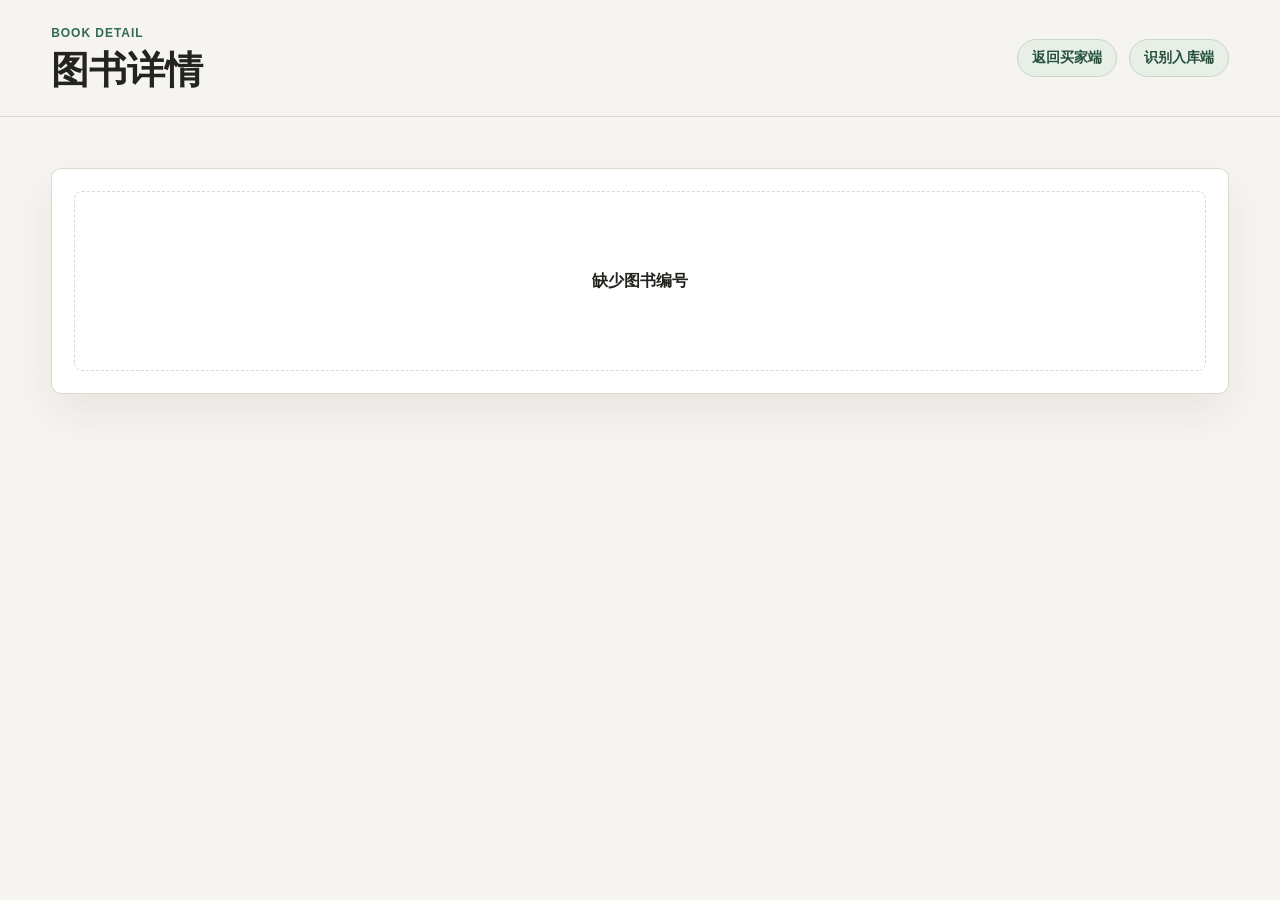
<file: buyer_book.html>
<!doctype html>
<html lang="zh-CN">
<head>
  <meta charset="utf-8">
  <meta name="viewport" content="width=device-width, initial-scale=1">
  <title>图书详情</title>
  <link rel="stylesheet" href="/styles.css">
</head>
<body>
  <header class="topbar">
    <div>
      <p class="eyebrow">Book Detail</p>
      <h1>图书详情</h1>
    </div>
    <div class="top-actions">
      <a class="nav-link" href="/buyer">返回买家端</a>
      <a class="nav-link" href="/">识别入库端</a>
    </div>
  </header>

  <main class="detail-page">
    <section class="result-panel">
      <div id="detailPageContent" class="empty-result">
        <strong>正在加载图书详情...</strong>
      </div>
    </section>
  </main>

  <script src="/buyer_detail.js"></script>
</body>
</html>
</file>
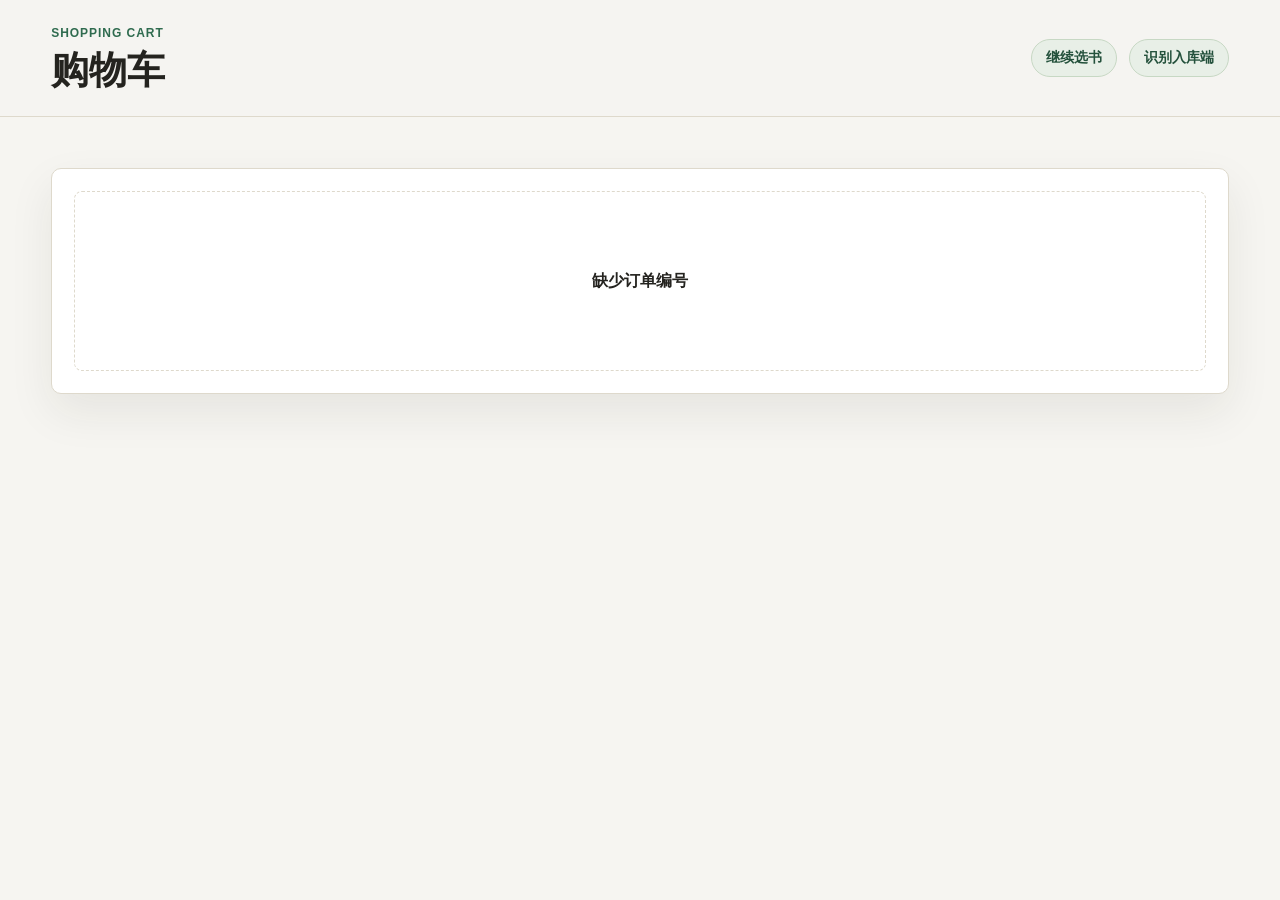
<file: buyer_cart.html>
<!doctype html>
<html lang="zh-CN">
<head>
  <meta charset="utf-8">
  <meta name="viewport" content="width=device-width, initial-scale=1">
  <title>购物车</title>
  <link rel="stylesheet" href="/styles.css">
</head>
<body>
  <header class="topbar">
    <div>
      <p class="eyebrow">Shopping Cart</p>
      <h1>购物车</h1>
    </div>
    <div class="top-actions">
      <a class="nav-link" href="/buyer">继续选书</a>
      <a class="nav-link" href="/">识别入库端</a>
    </div>
  </header>

  <main class="detail-page">
    <section class="result-panel">
      <div id="cartPageContent" class="empty-result">
        <strong>正在加载购物车...</strong>
      </div>
    </section>
  </main>

  <script src="/buyer_cart.js"></script>
</body>
</html>
</file>
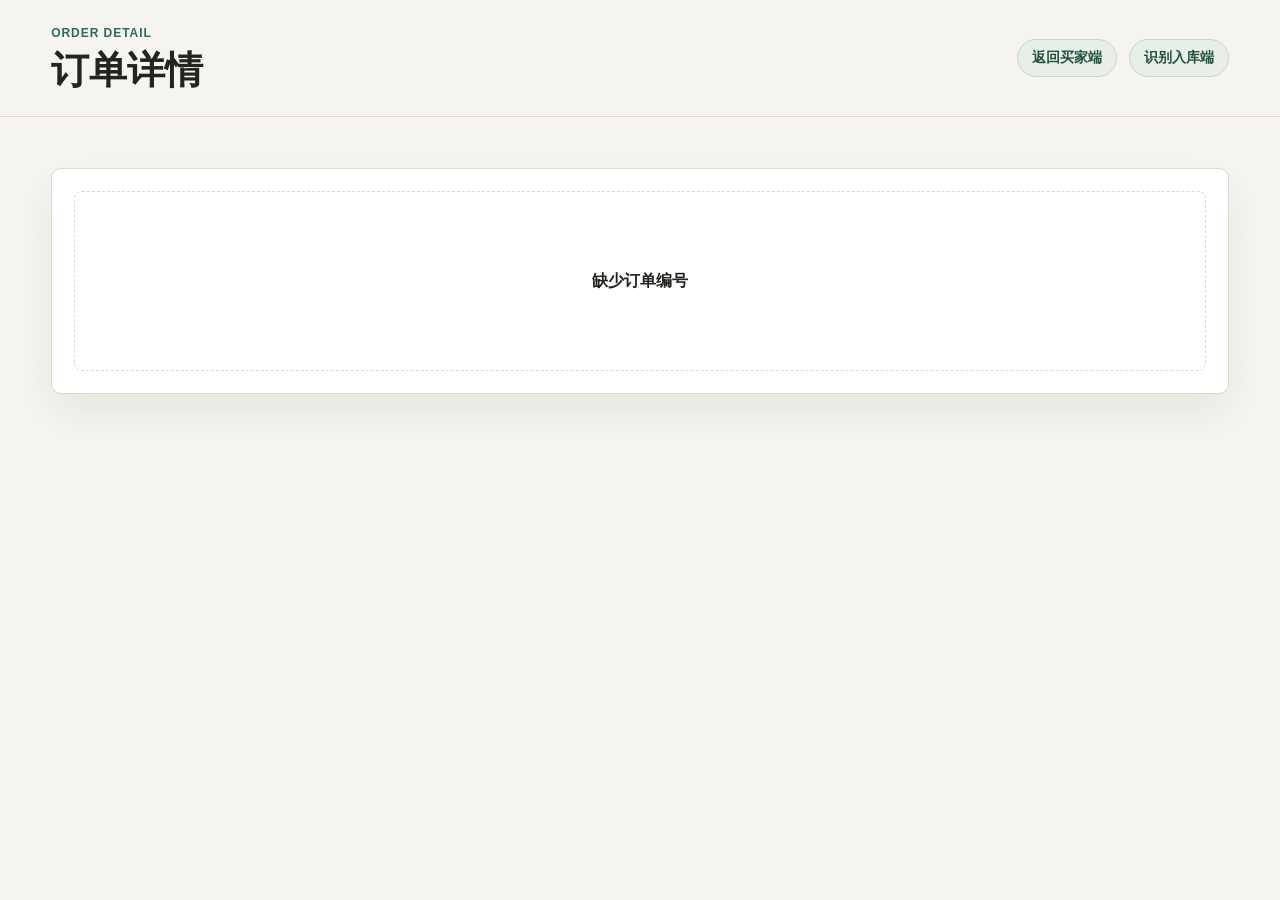
<file: buyer_order.html>
<!doctype html>
<html lang="zh-CN">
<head>
  <meta charset="utf-8">
  <meta name="viewport" content="width=device-width, initial-scale=1">
  <title>订单详情</title>
  <link rel="stylesheet" href="/styles.css">
</head>
<body>
  <header class="topbar">
    <div>
      <p class="eyebrow">Order Detail</p>
      <h1>订单详情</h1>
    </div>
    <div class="top-actions">
      <a class="nav-link" href="/buyer">返回买家端</a>
      <a class="nav-link" href="/">识别入库端</a>
    </div>
  </header>

  <main class="detail-page">
    <section class="result-panel">
      <div id="orderPageContent" class="empty-result">
        <strong>正在加载订单...</strong>
      </div>
    </section>
  </main>

  <script src="/buyer_order.js"></script>
</body>
</html>
</file>
<file: styles.css>
:root {
  --bg: #f6f5f1;
  --surface: #ffffff;
  --text: #24231f;
  --muted: #716d63;
  --line: #ded9cc;
  --primary: #2f6b4f;
  --primary-dark: #24513c;
  --danger: #a64032;
  --soft: #e8efe7;
  --shadow: 0 18px 45px rgba(36, 35, 31, 0.08);
}

* {
  box-sizing: border-box;
}

[hidden] {
  display: none !important;
}

body {
  margin: 0;
  color: var(--text);
  background: var(--bg);
  font-family: "Microsoft YaHei", "PingFang SC", "Noto Sans CJK SC", Arial, sans-serif;
  line-height: 1.55;
}

button {
  font: inherit;
}

.topbar {
  display: flex;
  align-items: center;
  justify-content: space-between;
  gap: 18px;
  padding: 24px clamp(18px, 4vw, 56px);
  border-bottom: 1px solid var(--line);
  background: rgba(246, 245, 241, 0.92);
}

.eyebrow {
  margin: 0 0 6px;
  color: var(--primary);
  font-size: 12px;
  font-weight: 800;
  letter-spacing: 0.08em;
  text-transform: uppercase;
}

h1,
h2,
p {
  margin-top: 0;
}

h1 {
  margin-bottom: 0;
  font-size: clamp(26px, 4vw, 38px);
  line-height: 1.15;
}

h2 {
  margin-bottom: 0;
  font-size: 22px;
}

.server-state {
  min-width: 96px;
  padding: 8px 12px;
  color: var(--muted);
  text-align: center;
  background: var(--surface);
  border: 1px solid var(--line);
  border-radius: 999px;
  font-size: 14px;
}

.server-state.ok {
  color: var(--primary-dark);
  background: var(--soft);
  border-color: #c7d8c4;
}

.server-state.error {
  color: var(--danger);
  background: #fbebe8;
  border-color: #efc8c1;
}

.top-actions {
  display: flex;
  align-items: center;
  gap: 12px;
}

.nav-link {
  display: inline-flex;
  min-height: 38px;
  align-items: center;
  padding: 0 14px;
  color: var(--primary-dark);
  background: var(--soft);
  border: 1px solid #c7d8c4;
  border-radius: 999px;
  font-size: 14px;
  font-weight: 700;
  text-decoration: none;
}

.app-shell {
  display: grid;
  grid-template-columns: minmax(0, 1.15fr) minmax(360px, 0.85fr);
  gap: 18px;
  padding: clamp(18px, 4vw, 56px);
}

.camera-panel,
.result-panel,
.records-panel {
  background: var(--surface);
  border: 1px solid var(--line);
  border-radius: 10px;
  box-shadow: var(--shadow);
}

.camera-panel {
  padding: 16px;
}

.video-wrap {
  position: relative;
  display: grid;
  min-height: min(62vh, 620px);
  overflow: hidden;
  place-items: center;
  background: #20241f;
  border-radius: 8px;
}

video {
  display: block;
  width: 100%;
  height: 100%;
  min-height: min(62vh, 620px);
  object-fit: cover;
}

.camera-empty {
  position: absolute;
  inset: 0;
  display: grid;
  place-content: center;
  gap: 8px;
  padding: 24px;
  color: #eee9dc;
  text-align: center;
  background:
    linear-gradient(90deg, rgba(255, 255, 255, 0.08) 1px, transparent 1px),
    linear-gradient(rgba(255, 255, 255, 0.08) 1px, transparent 1px),
    #20241f;
  background-size: 34px 34px;
}

.camera-empty span,
.hint {
  color: var(--muted);
}

.camera-active .camera-empty {
  display: none !important;
}

.toolbar {
  display: flex;
  flex-wrap: wrap;
  gap: 10px;
  margin-top: 14px;
}

.button {
  min-height: 42px;
  padding: 0 16px;
  color: var(--text);
  background: #f2f0ea;
  border: 1px solid var(--line);
  border-radius: 8px;
  cursor: pointer;
}

.button:hover:not(:disabled) {
  border-color: #b8b2a4;
}

.button:disabled {
  cursor: not-allowed;
  opacity: 0.52;
}

.button.primary {
  color: #fff;
  background: var(--primary);
  border-color: var(--primary);
}

.button.ghost {
  background: transparent;
}

.hint {
  margin: 12px 2px 0;
  font-size: 14px;
}

.result-panel,
.records-panel {
  padding: 22px;
}

.records-panel {
  grid-column: 1 / -1;
}

.panel-heading {
  display: flex;
  align-items: end;
  justify-content: space-between;
  gap: 16px;
  margin-bottom: 18px;
}

.empty-result,
.record-empty {
  display: grid;
  min-height: 180px;
  place-content: center;
  gap: 8px;
  color: var(--muted);
  text-align: center;
  border: 1px dashed var(--line);
  border-radius: 8px;
}

.empty-result strong {
  color: var(--text);
}

.price-card {
  display: flex;
  align-items: center;
  justify-content: space-between;
  gap: 18px;
  padding: 18px;
  color: #fff;
  background: #263027;
  border-radius: 8px;
}

.price-card span {
  color: rgba(255, 255, 255, 0.68);
}

.price-card strong {
  font-size: 34px;
  line-height: 1;
}

.book-fields {
  display: grid;
  grid-template-columns: repeat(2, minmax(0, 1fr));
  gap: 1px;
  margin: 16px 0;
  overflow: hidden;
  background: var(--line);
  border: 1px solid var(--line);
  border-radius: 8px;
}

.book-fields.single {
  grid-template-columns: 1fr;
}

.book-fields div {
  min-width: 0;
  padding: 14px;
  background: #fff;
}

.book-fields dt {
  color: var(--muted);
  font-size: 13px;
}

.book-fields dd {
  margin: 4px 0 0;
  overflow-wrap: anywhere;
  font-weight: 700;
}

.recognized-text {
  padding: 12px 14px;
  background: #f4f2ed;
  border-radius: 8px;
}

.recognized-text summary {
  cursor: pointer;
  font-weight: 700;
}

pre {
  max-height: 180px;
  margin: 12px 0 0;
  overflow: auto;
  white-space: pre-wrap;
  color: var(--muted);
  font-family: Consolas, "Courier New", monospace;
  font-size: 13px;
}

.records-list {
  display: grid;
  grid-template-columns: repeat(4, minmax(0, 1fr));
  gap: 12px;
}

.record-card {
  padding: 16px;
  background: #fbfaf7;
  border: 1px solid var(--line);
  border-radius: 8px;
}

.record-card h3 {
  margin: 0 0 8px;
  font-size: 16px;
  line-height: 1.35;
}

.record-card p {
  margin: 0;
  color: var(--muted);
  font-size: 14px;
}

.record-price {
  margin-top: 12px;
  color: var(--primary-dark);
  font-size: 22px;
  font-weight: 800;
}

.buyer-shell {
  display: grid;
  grid-template-columns: minmax(0, 1fr) minmax(360px, 420px);
  gap: 18px;
  padding: clamp(18px, 4vw, 56px);
}

.store-panel {
  padding: 22px;
  background: var(--surface);
  border: 1px solid var(--line);
  border-radius: 10px;
  box-shadow: var(--shadow);
}

.buyer-side {
  display: grid;
  gap: 18px;
  align-content: start;
}

.book-list {
  display: grid;
  grid-template-columns: repeat(3, minmax(0, 1fr));
  gap: 14px;
}

.store-card {
  overflow: hidden;
  background: #fbfaf7;
  border: 1px solid var(--line);
  border-radius: 8px;
  cursor: pointer;
}

.store-card:hover {
  border-color: #b8b2a4;
}

.store-card.sold {
  opacity: 0.68;
}

.store-cover,
.detail-image,
.order-cover {
  display: grid;
  overflow: hidden;
  place-items: center;
  color: var(--muted);
  background: #ece8df;
}

.store-cover {
  aspect-ratio: 4 / 3;
}

.store-cover img,
.detail-image img,
.order-cover img {
  width: 100%;
  height: 100%;
  object-fit: cover;
}

.store-info {
  padding: 14px;
}

.store-info h3,
.order-card h3 {
  margin: 0 0 8px;
  font-size: 16px;
  line-height: 1.35;
}

.store-info p,
.order-card p {
  margin: 0 0 6px;
  color: var(--muted);
  font-size: 14px;
}

.store-status {
  display: inline-flex;
  margin-bottom: 10px;
  padding: 3px 8px;
  color: var(--primary-dark);
  background: var(--soft);
  border-radius: 999px;
  font-size: 12px;
  font-weight: 800;
}

.sold .store-status {
  color: var(--muted);
  background: #ebe7df;
}

.store-price,
.detail-price {
  color: var(--primary-dark);
  font-size: 24px;
  font-weight: 800;
}

.detail-image {
  aspect-ratio: 4 / 3;
  margin-bottom: 14px;
  border-radius: 8px;
}

.detail-page {
  padding: clamp(18px, 4vw, 56px);
}

.detail-layout {
  display: grid;
  grid-template-columns: minmax(280px, 0.8fr) minmax(0, 1fr);
  gap: 22px;
  align-items: start;
}

.detail-layout.compact {
  max-width: 900px;
}

.detail-image.large {
  min-height: 360px;
  margin-bottom: 0;
}

.detail-main h2 {
  margin-bottom: 12px;
  font-size: clamp(24px, 3vw, 34px);
}

.detail-price {
  margin-bottom: 14px;
}

.purchase-form,
.order-search {
  display: grid;
  gap: 10px;
}

.purchase-form {
  margin-bottom: 14px;
}

input {
  width: 100%;
  min-height: 42px;
  padding: 0 12px;
  color: var(--text);
  background: #fff;
  border: 1px solid var(--line);
  border-radius: 8px;
  font: inherit;
}

.orders-list {
  display: grid;
  gap: 10px;
  margin-top: 14px;
}

.order-card {
  display: grid;
  grid-template-columns: 74px minmax(0, 1fr);
  gap: 12px;
  padding: 12px;
  background: #fbfaf7;
  border: 1px solid var(--line);
  border-radius: 8px;
}

.order-cover {
  width: 74px;
  height: 92px;
  border-radius: 6px;
}

.order-cover.large {
  width: 112px;
  height: 144px;
}

.refund-button {
  margin-top: 10px;
}

.order-actions {
  display: flex;
  flex-wrap: wrap;
  gap: 8px;
  margin-top: 10px;
}

.checkout-layout {
  display: grid;
  grid-template-columns: minmax(0, 1fr) 320px;
  gap: 22px;
  align-items: start;
}

.checkout-main,
.checkout-summary {
  padding: 20px;
  background: #fbfaf7;
  border: 1px solid var(--line);
  border-radius: 8px;
}

.cart-item {
  display: grid;
  grid-template-columns: 112px minmax(0, 1fr);
  gap: 16px;
  align-items: start;
}

.cart-item h3 {
  margin: 8px 0;
  font-size: 20px;
}

.cart-item p {
  margin: 0 0 8px;
  color: var(--muted);
}

.summary-list {
  display: grid;
  gap: 10px;
  margin: 0 0 18px;
}

.summary-list div {
  display: flex;
  justify-content: space-between;
  gap: 14px;
}

.summary-list dt {
  color: var(--muted);
}

.summary-list dd {
  margin: 0;
  font-weight: 700;
}

.summary-total {
  margin-bottom: 14px;
  color: var(--primary-dark);
  font-size: 30px;
  font-weight: 800;
}

.checkout-summary .button,
.center-link {
  display: flex;
  width: 100%;
  align-items: center;
  justify-content: center;
  margin-top: 10px;
  text-align: center;
  text-decoration: none;
}

@media (max-width: 980px) {
  .app-shell {
    grid-template-columns: 1fr;
  }

  .buyer-shell {
    grid-template-columns: 1fr;
  }

  .detail-layout {
    grid-template-columns: 1fr;
  }

  .checkout-layout {
    grid-template-columns: 1fr;
  }

  .records-list {
    grid-template-columns: repeat(2, minmax(0, 1fr));
  }

  .book-list {
    grid-template-columns: repeat(2, minmax(0, 1fr));
  }
}

@media (max-width: 620px) {
  .topbar {
    align-items: flex-start;
    flex-direction: column;
  }

  .book-fields,
  .records-list,
  .book-list {
    grid-template-columns: 1fr;
  }

  .top-actions {
    width: 100%;
    align-items: flex-start;
    flex-direction: column;
  }

  .toolbar .button {
    flex: 1 1 140px;
  }

  .price-card {
    align-items: flex-start;
    flex-direction: column;
  }
}
</file>
